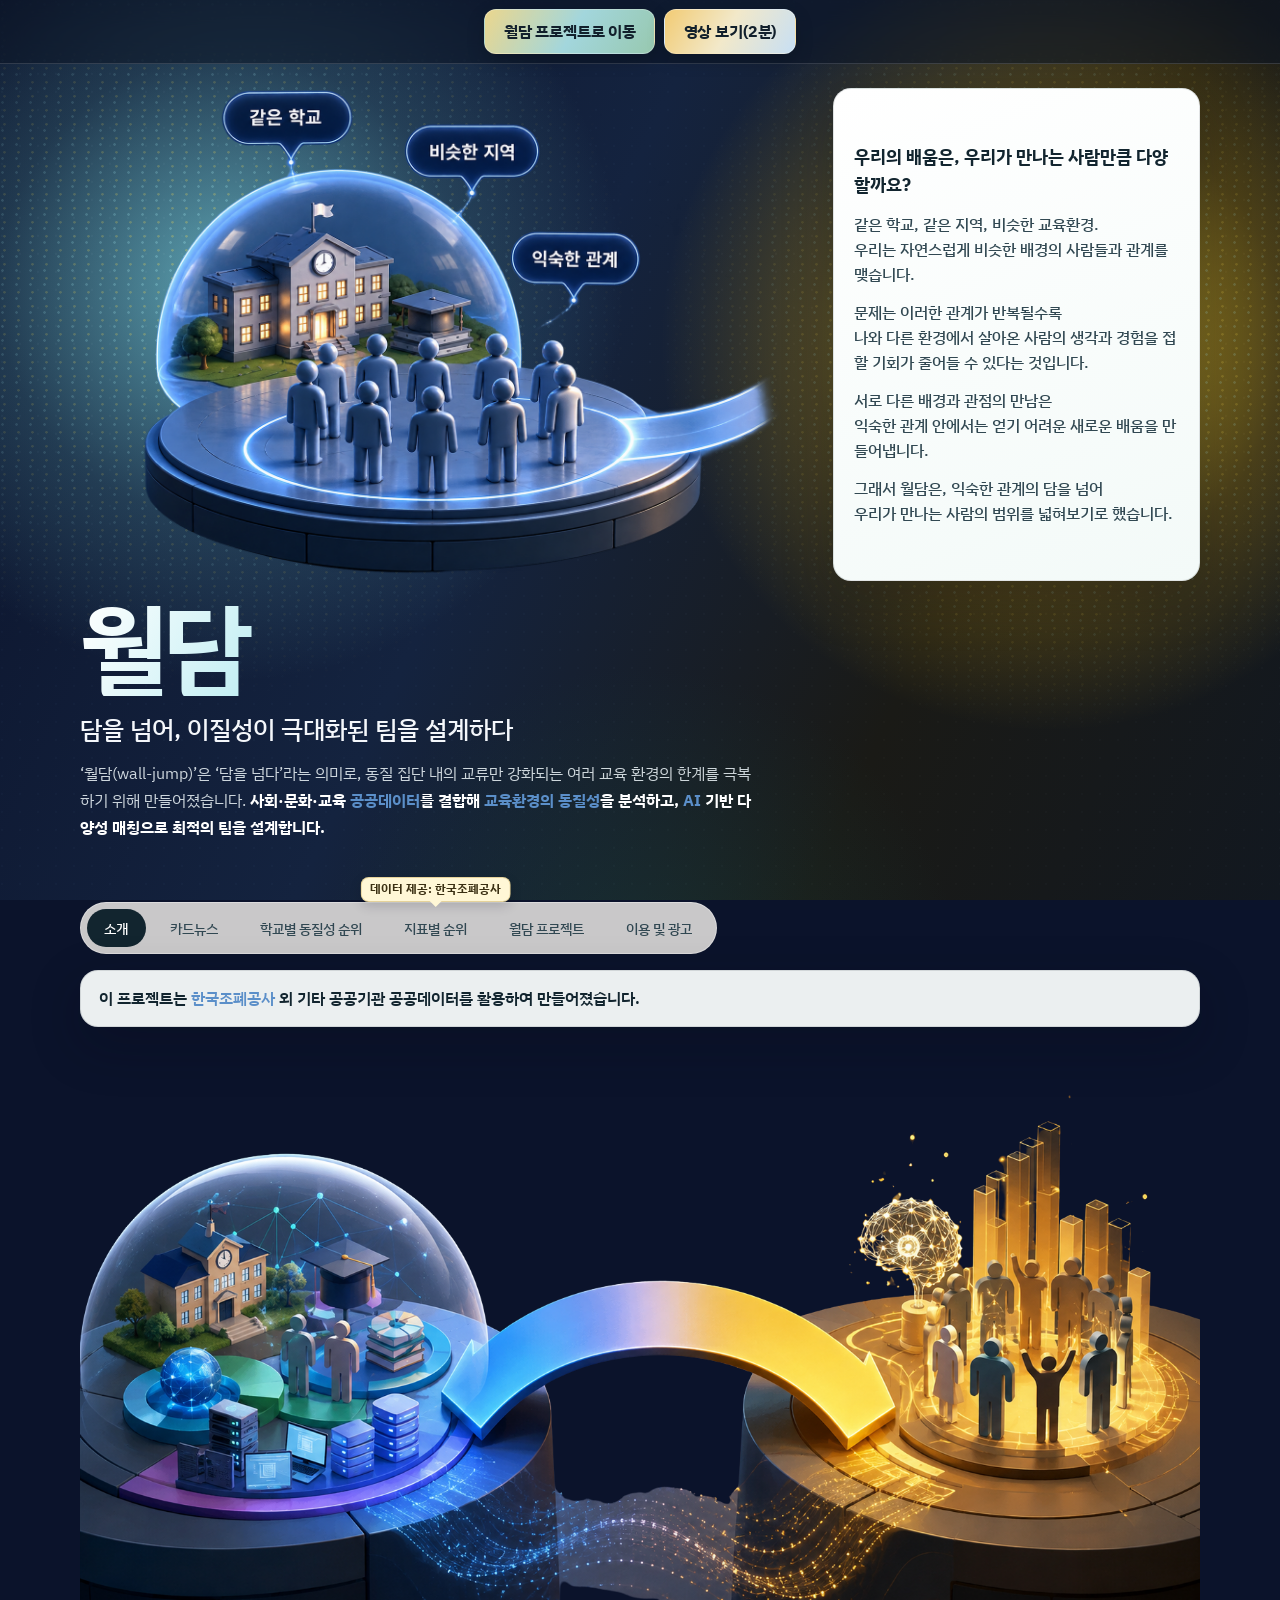
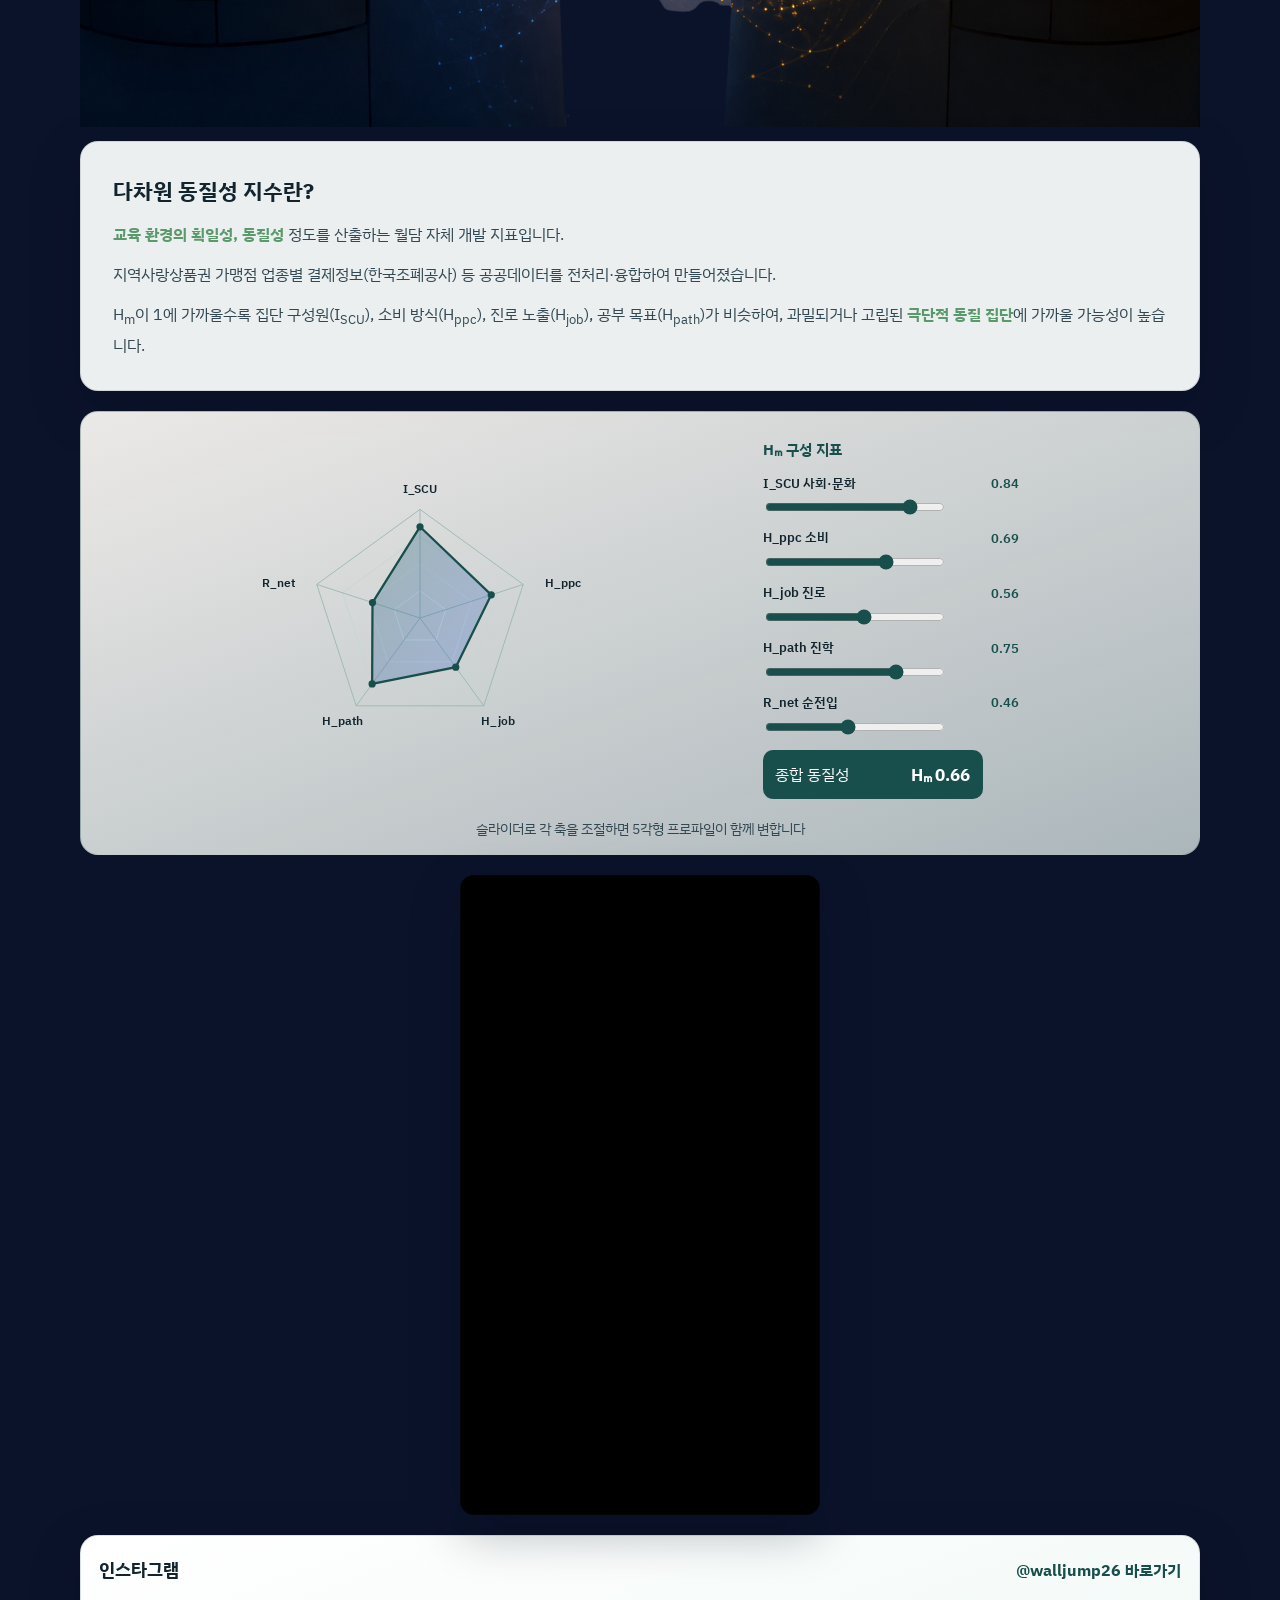
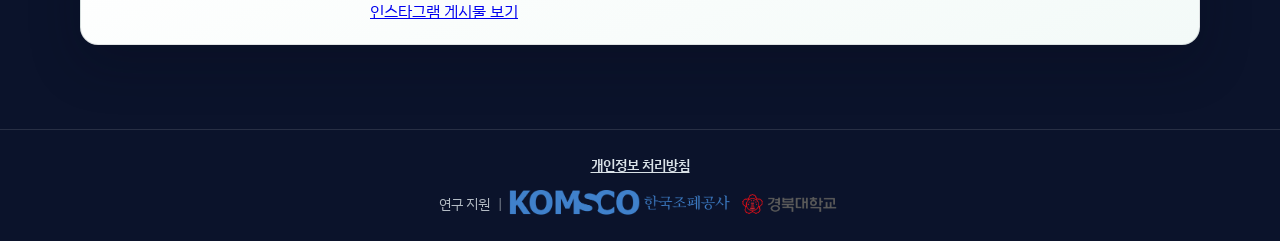
<file: index.html>
<!DOCTYPE html>
<html lang="ko">
<head>
  <meta charset="UTF-8" />
  <meta name="viewport" content="width=device-width, initial-scale=1" />
  <title>월담 — 다차원 동질성 지표</title>
  <script async src="https://pagead2.googlesyndication.com/pagead/js/adsbygoogle.js?client=ca-pub-2885808538242261"
     crossorigin="anonymous"></script>
  <link rel="preconnect" href="https://fonts.googleapis.com" />
  <link rel="preconnect" href="https://fonts.gstatic.com" crossorigin />
  <link href="https://fonts.googleapis.com/css2?family=IBM+Plex+Sans+KR:wght@300;400;500;600;700&display=swap" rel="stylesheet" />
  <link rel="stylesheet" href="css/styles.css?v=20260826a" />
</head>
<body>
  <div class="bg-atmosphere" aria-hidden="true"></div>

  <div class="top-sticky-bar">
    <div class="top-sticky-actions">
      <a
        class="top-sticky-btn"
        href="https://3414401.github.io/wall-dam/#/"
        target="_blank"
        rel="noopener noreferrer"
      >
        월담 프로젝트로 이동
      </a>
      <a
        class="top-sticky-btn top-sticky-btn-video"
        href="https://youtube.com/shorts/m3lFAs9quGQ?si=WzzdnS_dspiWgJLz"
        target="_blank"
        rel="noopener noreferrer"
      >
        영상 보기(2분)
      </a>
    </div>
  </div>

  <main>
    <!-- Section 1: About -->
    <section id="section-about" class="section is-active" aria-labelledby="about-title">
      <div class="hero-block">
        <div class="hero-top-row">
          <img
            class="hero-top-image"
            src="images/hero-top.png?v=20260813ae"
            alt="월담 소개"
          />
          <aside class="hero-story-box" aria-label="월담 소개 글">
            <p>우리의 배움은, 우리가 만나는 사람만큼 다양할까요?</p>
            <p>
              같은 학교, 같은 지역, 비슷한 교육환경.<br />
              우리는 자연스럽게 비슷한 배경의 사람들과 관계를 맺습니다.
            </p>
            <p>
              문제는 이러한 관계가 반복될수록<br />
              나와 다른 환경에서 살아온 사람의 생각과 경험을 접할 기회가 줄어들 수 있다는 것입니다.
            </p>
            <p>
              서로 다른 배경과 관점의 만남은<br />
              익숙한 관계 안에서는 얻기 어려운 새로운 배움을 만들어냅니다.
            </p>
            <p>
              그래서 월담은, 익숙한 관계의 담을 넘어<br />
              우리가 만나는 사람의 범위를 넓혀보기로 했습니다.
            </p>
          </aside>
        </div>
        <h1 id="about-title" class="hero-brand">월담</h1>
        <p class="hero-lead">담을 넘어, 이질성이 극대화된 팀을 설계하다</p>
        <p class="hero-desc">
          ‘월담(wall-jump)’은 ‘담을 넘다’라는 의미로, 동질 집단 내의 교류만 강화되는
          여러 교육 환경의 한계를 극복하기 위해 만들어졌습니다.
          <strong>사회·문화·교육 <span class="text-blue">공공데이터</span>를 결합해 <span class="text-blue">교육환경의 동질성</span>을 분석하고, <span class="text-blue">AI</span> 기반 다양성 매칭으로 최적의 팀을 설계합니다.</strong>
        </p>
      </div>

      <div class="subtabs" role="tablist" aria-label="설명 하위 탭">
        <button class="subtab is-active" role="tab" aria-selected="true" data-subtab="image" type="button">소개</button>
        <button class="subtab" role="tab" aria-selected="false" data-subtab="cardnews" type="button">카드뉴스</button>
        <button class="subtab" role="tab" aria-selected="false" data-subtab="school-rank" type="button">학교별 동질성 순위</button>
        <span class="bubble-anchor">
          <span class="data-bubble">데이터 제공: 한국조폐공사</span>
          <button class="subtab" role="tab" aria-selected="false" data-subtab="metric-rank" type="button">지표별 순위</button>
        </span>
        <button class="subtab" role="tab" aria-selected="false" data-subtab="project" type="button">월담 프로젝트</button>
        <button class="subtab" role="tab" aria-selected="false" data-subtab="contact" type="button">이용 및 광고</button>
      </div>

      <div class="subpanels">
        <!-- Tab 1: Image placeholder -->
        <div class="subpanel is-active" id="sub-image" role="tabpanel">
          <div class="notice-slot">
            <p>이 프로젝트는 <span class="text-blue">한국조폐공사</span> 외 기타 공공기관 공공데이터를 활용하여 만들어졌습니다.</p>
          </div>
          <img
            class="intro-hero-image"
            src="images/intro-hero.png?v=20260813x"
            alt="월담 다차원 동질성 지수 소개"
          />
          <article class="prose-card">
            <h2>다차원 동질성 지수란?</h2>
            <p>
              <span class="text-green"><strong>교육 환경의 획일성, 동질성</strong></span> 정도를 산출하는 월담 자체 개발 지표입니다.
            </p>
            <p>
              지역사랑상품권 가맹점 업종별 결제정보(한국조폐공사) 등 공공데이터를 전처리·융합하여 만들어졌습니다.
            </p>
            <p>
              H<sub>m</sub>이 1에 가까울수록 집단 구성원(I<sub>SCU</sub>), 소비 방식(H<sub>ppc</sub>),
              진로 노출(H<sub>job</sub>), 공부 목표(H<sub>path</sub>)가 비슷하여,
              과밀되거나 고립된 <span class="text-green"><strong>극단적 동질 집단</strong></span>에 가까울 가능성이 높습니다.
            </p>
          </article>
          <div class="image-slot" id="about-image-slot">
            <figure class="hm-infographic" aria-label="다차원 동질성 지수 구성 인포그래픽">
              <div class="hm-infographic-layout">
                <svg class="hm-radar" viewBox="0 0 420 420" role="img" xmlns="http://www.w3.org/2000/svg">
                  <defs>
                    <linearGradient id="radarFill" x1="0%" y1="0%" x2="100%" y2="100%">
                      <stop offset="0%" stop-color="#2f6f6a" stop-opacity="0.35"/>
                      <stop offset="100%" stop-color="#1d4ed8" stop-opacity="0.22"/>
                    </linearGradient>
                  </defs>
                  <g transform="translate(210,210)">
                    <polygon points="0,-120 114.1,-37.1 70.5,97.1 -70.5,97.1 -114.1,-37.1" fill="none" stroke="#9bb8b4" stroke-width="1"/>
                    <polygon points="0,-90 85.6,-27.8 52.9,72.8 -52.9,72.8 -85.6,-27.8" fill="none" stroke="#c5d7d4" stroke-width="1"/>
                    <polygon points="0,-60 57.1,-18.5 35.3,48.5 -35.3,48.5 -57.1,-18.5" fill="none" stroke="#d7e4e2" stroke-width="1"/>
                    <polygon points="0,-30 28.5,-9.3 17.6,24.3 -17.6,24.3 -28.5,-9.3" fill="none" stroke="#e4eeec" stroke-width="1"/>
                    <line x1="0" y1="0" x2="0" y2="-120" stroke="#9bb8b4" stroke-width="1"/>
                    <line x1="0" y1="0" x2="114.1" y2="-37.1" stroke="#9bb8b4" stroke-width="1"/>
                    <line x1="0" y1="0" x2="70.5" y2="97.1" stroke="#9bb8b4" stroke-width="1"/>
                    <line x1="0" y1="0" x2="-70.5" y2="97.1" stroke="#9bb8b4" stroke-width="1"/>
                    <line x1="0" y1="0" x2="-114.1" y2="-37.1" stroke="#9bb8b4" stroke-width="1"/>
                    <polygon id="radar-shape" points="" fill="url(#radarFill)" stroke="#184f4c" stroke-width="2.5"/>
                    <g id="radar-dots"></g>
                    <text x="0" y="-138" text-anchor="middle" font-size="13" font-family="IBM Plex Sans KR, sans-serif" fill="#12252f" font-weight="600">I_SCU</text>
                    <text x="138" y="-34" text-anchor="start" font-size="13" font-family="IBM Plex Sans KR, sans-serif" fill="#12252f" font-weight="600">H_ppc</text>
                    <text x="86" y="118" text-anchor="middle" font-size="13" font-family="IBM Plex Sans KR, sans-serif" fill="#12252f" font-weight="600">H_job</text>
                    <text x="-86" y="118" text-anchor="middle" font-size="13" font-family="IBM Plex Sans KR, sans-serif" fill="#12252f" font-weight="600">H_path</text>
                    <text x="-138" y="-34" text-anchor="end" font-size="13" font-family="IBM Plex Sans KR, sans-serif" fill="#12252f" font-weight="600">R_net</text>
                  </g>
                </svg>

                <div class="hm-sliders" id="hm-sliders">
                  <div class="hm-sliders-title">Hₘ 구성 지표</div>
                  <label class="hm-slider-row">
                    <span class="hm-slider-label">I_SCU 사회·문화</span>
                    <input type="range" min="0" max="100" value="84" data-metric="I_SCU" />
                    <span class="hm-slider-value" data-value-for="I_SCU">0.84</span>
                  </label>
                  <label class="hm-slider-row">
                    <span class="hm-slider-label">H_ppc 소비</span>
                    <input type="range" min="0" max="100" value="69" data-metric="H_ppc" />
                    <span class="hm-slider-value" data-value-for="H_ppc">0.69</span>
                  </label>
                  <label class="hm-slider-row">
                    <span class="hm-slider-label">H_job 진로</span>
                    <input type="range" min="0" max="100" value="56" data-metric="H_job" />
                    <span class="hm-slider-value" data-value-for="H_job">0.56</span>
                  </label>
                  <label class="hm-slider-row">
                    <span class="hm-slider-label">H_path 진학</span>
                    <input type="range" min="0" max="100" value="75" data-metric="H_path" />
                    <span class="hm-slider-value" data-value-for="H_path">0.75</span>
                  </label>
                  <label class="hm-slider-row">
                    <span class="hm-slider-label">R_net 순전입</span>
                    <input type="range" min="0" max="100" value="46" data-metric="R_net" />
                    <span class="hm-slider-value" data-value-for="R_net">0.46</span>
                  </label>
                  <div class="hm-summary">
                    <span>종합 동질성</span>
                    <strong id="hm-summary-value">Hₘ 0.66</strong>
                  </div>
                </div>
              </div>
              <figcaption class="infographic-caption">슬라이더로 각 축을 조절하면 5각형 프로파일이 함께 변합니다</figcaption>
            </figure>
          </div>

          <section class="media-video-slot" aria-label="월담 소개 영상">
            <div class="youtube-shorts-frame">
              <iframe
                src="https://www.youtube.com/embed/m3lFAs9quGQ"
                title="월담 소개 영상"
                allow="accelerometer; autoplay; clipboard-write; encrypted-media; gyroscope; picture-in-picture; web-share"
                referrerpolicy="strict-origin-when-cross-origin"
                allowfullscreen
              ></iframe>
            </div>
          </section>

          <section class="instagram-feed" aria-label="월담 인스타그램">
            <div class="instagram-feed-head">
              <h3>인스타그램</h3>
              <a
                href="https://www.instagram.com/walljump26?igsh=MXV3ejFybWF0Z3llaA=="
                target="_blank"
                rel="noopener noreferrer"
              >@walljump26 바로가기</a>
            </div>
            <div class="instagram-embed-grid">
              <blockquote
                class="instagram-media"
                data-instgrm-permalink="https://www.instagram.com/p/DcAS3ciEyLt/?utm_source=ig_embed&amp;utm_campaign=loading"
                data-instgrm-version="14"
              >
                <a href="https://www.instagram.com/p/DcAS3ciEyLt/" target="_blank" rel="noopener noreferrer">인스타그램 게시물 보기</a>
              </blockquote>
            </div>
          </section>
        </div>

        <!-- Tab: Card news -->
        <div class="subpanel" id="sub-cardnews" role="tabpanel" hidden>
          <div class="panel-toolbar">
            <h2>월담 카드뉴스</h2>
            <p class="hint">동질화 문제와 공공데이터, 월담이 시작된 이야기를 카드뉴스로 만나보세요.</p>
          </div>
          <div class="cardnews-episode-buttons" role="group" aria-label="카드뉴스 회차 선택">
            <button class="city-btn is-active" type="button" data-cardnews-ep="1">1화 · 동질화와 월담의 시작</button>
            <button class="city-btn" type="button" data-cardnews-ep="2">2화 · 공공데이터란?</button>
          </div>

          <article class="cardnews-episode is-active" id="cardnews-ep-1" data-cardnews-panel="1">
            <h3>1화 · 동질화와 월담의 시작</h3>
            <p class="cardnews-lead">같은 환경에만 머물면 관계는 편해지지만, 시야는 좁아질 수 있습니다. 월담은 그 담을 넘어보려 시작했습니다.</p>
            <figure class="cardnews-card">
              <img src="images/cardnews/ep1/01.png?v=20260826a" alt="언제나 똑같은 친구들" />
              <figcaption>언제나 똑같은 친구들 — 같은 동네, 비슷한 친구들과만 자라며 느끼는 답답함</figcaption>
            </figure>
            <figure class="cardnews-card">
              <img src="images/cardnews/ep1/02.png?v=20260826a" alt="매일 똑같은 친구들" />
              <figcaption>매일 똑같은 친구들 — 익숙한 관계가 우리를 얼마나 ‘동질화’시키고 있을까요?</figcaption>
            </figure>
            <figure class="cardnews-card">
              <img src="images/cardnews/ep1/03.png?v=20260826a" alt="OECD 교우관계 지수 36위" />
              <figcaption>OECD 국가 중 교우관계 지수 36위 — 관계 형성 능력이 낮은 이유로 ‘비슷한 환경’을 짚어봅니다.</figcaption>
            </figure>
            <figure class="cardnews-card">
              <img src="images/cardnews/ep1/04.png?v=20260826a" alt="월담의 시작, 대학생들의 도전" />
              <figcaption>월담의 시작 — 대학생들이 모여 웹사이트와 교육 환경을 바꾸기 위해 도전했습니다.</figcaption>
            </figure>
            <figure class="cardnews-card">
              <img src="images/cardnews/ep1/05.png?v=20260826a" alt="한국조폐공사 지원과 교사 피드백" />
              <figcaption>공공데이터·연구 지원과 현장 선생님들의 피드백이 월담을 키웠습니다.</figcaption>
            </figure>
            <figure class="cardnews-card">
              <img src="images/cardnews/ep1/06.png?v=20260826a" alt="월담의 여정" />
              <figcaption>월담은 AI와 공공데이터로 담을 넘는 교육환경을 만들고자 합니다.</figcaption>
            </figure>
          </article>

          <article class="cardnews-episode" id="cardnews-ep-2" data-cardnews-panel="2" hidden>
            <h3>2화 · 공공데이터란?</h3>
            <p class="cardnews-lead">들어는 봤지만 막연했던 공공데이터. 일상 속 사례부터 활용법까지 쉽게 정리했습니다.</p>
            <figure class="cardnews-card">
              <img src="images/cardnews/ep2/01.png?v=20260826a" alt="공공데이터? 들어는 봤는데" />
              <figcaption>공공데이터? 들어는 봤는데… — 2화의 시작</figcaption>
            </figure>
            <figure class="cardnews-card">
              <img src="images/cardnews/ep2/02.png?v=20260826a" alt="공공 데이터가 뭐죠?" />
              <figcaption>공공데이터는 국가·지자체·공공기관이 만든 정보이며, 국민 누구나 무료로 활용할 수 있습니다.</figcaption>
            </figure>
            <figure class="cardnews-card">
              <img src="images/cardnews/ep2/03.png?v=20260826a" alt="이것도 공공데이터였어" />
              <figcaption>버스 도착, 날씨, 약국 재고처럼 이미 매일 쓰는 정보가 공공데이터입니다.</figcaption>
            </figure>
            <figure class="cardnews-card">
              <img src="images/cardnews/ep2/04.png?v=20260826a" alt="일반 시민은 어디에 쓸 수 있나요" />
              <figcaption>부동산·병원찾기·상권분석처럼 아이디어만 있다면 창업에도 활용할 수 있습니다.</figcaption>
            </figure>
            <figure class="cardnews-card">
              <img src="images/cardnews/ep2/05.png?v=20260826a" alt="어디서 다운받을 수 있나요" />
              <figcaption>공공데이터포털(data.go.kr)에서 키워드만 검색하면 파일·API를 받을 수 있습니다.</figcaption>
            </figure>
            <figure class="cardnews-card">
              <img src="images/cardnews/ep2/06.png?v=20260826a" alt="공공데이터포털에서 한국조폐공사 검색" />
              <figcaption>공공데이터포털에서 ‘한국조폐공사’를 검색해보세요. 다음 화에 계속됩니다.</figcaption>
            </figure>
          </article>
        </div>

        <!-- Tab 2: School rankings -->
        <div class="subpanel" id="sub-school-rank" role="tabpanel" hidden>
          <div class="panel-toolbar">
            <h2>학교별 동질성 지표 순위</h2>
            <p class="hint">지역을 선택한 뒤 H<sub>m</sub> 상위 학교를 학생 수 기준으로 나란히 확인하세요.</p>
          </div>
          <div class="city-buttons" role="group" aria-label="학교별 순위 지역 선택">
            <button class="city-btn" data-rank-city="daejeon" data-rank-scope="school" type="button">대전광역시</button>
            <button class="city-btn" data-rank-city="daegu" data-rank-scope="school" type="button">대구광역시</button>
          </div>
          <div id="school-rank-content" class="rank-city-content" hidden>
            <div class="filters">
              <label>
                학교급
                <select id="filter-level">
                  <option value="all">전체</option>
                  <option value="초등학교">초등학교</option>
                  <option value="중학교">중학교</option>
                  <option value="고등학교">고등학교</option>
                </select>
              </label>
              <label>
                구
                <select id="filter-district">
                  <option value="all">전체</option>
                </select>
              </label>
              <label class="search-label">
                검색
                <input type="search" id="school-search" placeholder="학교명" autocomplete="off" />
              </label>
            </div>
            <div id="school-rank-body"></div>
          </div>
        </div>

        <!-- Tab 3: Per-metric rankings -->
        <div class="subpanel" id="sub-metric-rank" role="tabpanel" hidden>
          <div class="panel-toolbar">
            <h2>지표별 순위</h2>
            <p class="hint">지역을 선택한 뒤, 지표 값 내림차순(높은 순)으로 확인하세요.</p>
            <p class="hint-note">※ 2025년 기준 자료입니다.</p>
          </div>
          <div class="city-buttons" role="group" aria-label="지표별 순위 지역 선택">
            <button class="city-btn" data-rank-city="daejeon" data-rank-scope="metric" type="button">대전광역시</button>
            <button class="city-btn" data-rank-city="daegu" data-rank-scope="metric" type="button">대구광역시</button>
          </div>
          <div id="metric-rank-content" class="rank-city-content" hidden>
            <div class="metric-pills" id="metric-pills" role="group" aria-label="지표 선택"></div>
            <div class="metric-explain" id="metric-explain" aria-live="polite"></div>
            <div id="metric-extra-table" class="metric-extra-table" hidden></div>
            <div id="metric-rank-body"></div>
          </div>
        </div>

        <!-- Tab 4: Walldam project link -->
        <div class="subpanel" id="sub-project" role="tabpanel" hidden>
          <div class="project-tab">
            <a
              class="project-link-btn"
              href="https://3414401.github.io/wall-dam/#/"
              target="_blank"
              rel="noopener noreferrer"
            >
              <span class="project-link-text">⭐월담 프로젝트로 이동🧱</span>
            </a>
            <section class="media-video-slot" aria-label="월담 프로젝트 영상">
              <div class="youtube-shorts-frame">
                <iframe
                  src="https://www.youtube.com/embed/m3lFAs9quGQ"
                  title="월담 프로젝트 영상"
                  allow="accelerometer; autoplay; clipboard-write; encrypted-media; gyroscope; picture-in-picture; web-share"
                  referrerpolicy="strict-origin-when-cross-origin"
                  allowfullscreen
                ></iframe>
              </div>
            </section>
            <img
              class="project-promo-image"
              src="images/project-promo.png?v=20260813u"
              alt="월담 프로젝트 소개"
            />
            <div class="project-desc-slot">
              <p><strong>조짜기 힘든 교사 및 교수, 과정형 평가가 고민인 교사 주목</strong></p>
              <p>
                AI가 공공데이터, H<sub>m</sub> 지수, 학생들의 개별 응답을 참고하여
                각 조별 학생들에게 맞춤형 학습 활동을 추천해드립니다.
              </p>
            </div>
          </div>
        </div>

        <!-- Tab 5: Usage & advertising inquiry -->
        <div class="subpanel" id="sub-contact" role="tabpanel" hidden>
          <div class="contact-hero">
            <h2>이용·광고 문의, 여기서 바로 시작하세요</h2>
            <p>학교·기관 도입, 제휴, 광고 제안을 남겨주시면 맞춤 안내와 일정을 제안해 드립니다.</p>
          </div>

          <div class="contact-layout">
            <aside class="contact-aside">
              <div class="contact-info-card">
                <span class="contact-label">Email</span>
                <a href="mailto:walldam2026@gmail.com">walldam2026@gmail.com</a>
              </div>
              <div class="contact-info-card">
                <span class="contact-label">프로젝트</span>
                <a href="https://3414401.github.io/wall-dam/#/" target="_blank" rel="noopener noreferrer">월담 (wall-jump)</a>
              </div>
              <div class="contact-process">
                <h3>이렇게 진행됩니다</h3>
                <ol>
                  <li>
                    <strong>문의 접수</strong>
                    <span>이용·광고 요청을 확인합니다</span>
                  </li>
                  <li>
                    <strong>맞춤 제안</strong>
                    <span>도입 방식·광고 형태·견적을 안내합니다</span>
                  </li>
                  <li>
                    <strong>일정 확정</strong>
                    <span>협의 후 적용·집행을 진행합니다</span>
                  </li>
                </ol>
              </div>
            </aside>

            <form class="contact-form" id="contact-form">
              <label>
                회사·기관명
                <input type="text" name="org" required placeholder="예: OO초등학교 / OO교육청" />
              </label>
              <label>
                담당자명
                <input type="text" name="name" required placeholder="홍길동" />
              </label>
              <div class="contact-form-row">
                <label>
                  이메일
                  <input type="email" name="email" required placeholder="name@example.com" />
                </label>
                <label>
                  연락처
                  <input type="tel" name="phone" placeholder="010-0000-0000" />
                </label>
              </div>
              <label>
                문의 유형
                <select name="type" required>
                  <option value="">선택해주세요</option>
                  <option value="이용 문의">이용 문의</option>
                  <option value="학교·기관 도입">학교·기관 도입</option>
                  <option value="광고·제휴">광고·제휴</option>
                  <option value="기타">기타</option>
                </select>
              </label>
              <label>
                예상 규모·대상
                <input type="text" name="scale" placeholder="예: 중학생 120명 / 교사 연수 30명" />
              </label>
              <label>
                희망 일정
                <input type="text" name="schedule" placeholder="예: 2026년 9월 중" />
              </label>
              <label>
                문의 내용
                <textarea name="message" rows="6" required placeholder="이용 목적, 광고 희망 위치, 예산 범위 등을 적어 주세요."></textarea>
              </label>
              <button class="contact-submit" type="submit">문의 보내기</button>
              <p class="contact-form-note" id="contact-form-note" hidden></p>
            </form>
          </div>
        </div>
      </div>
    </section>
  </main>

  <footer class="site-footer">
    <p class="footer-links">
      <a href="privacy.html">개인정보 처리방침</a>
    </p>
    <p class="footer-support">
      <span>연구 지원</span>
      <span class="footer-support-sep" aria-hidden="true">|</span>
      <img src="images/research-support-1.png?v=20260813r" alt="한국조폐공사" class="footer-support-logo" />
      <img src="images/research-support-2.png?v=20260813r" alt="경북대학교" class="footer-support-logo" />
    </p>
  </footer>

  <script src="js/app.js?v=20260826a" type="module"></script>
  <script async src="https://www.instagram.com/embed.js"></script>
</body>
</html>
</file>
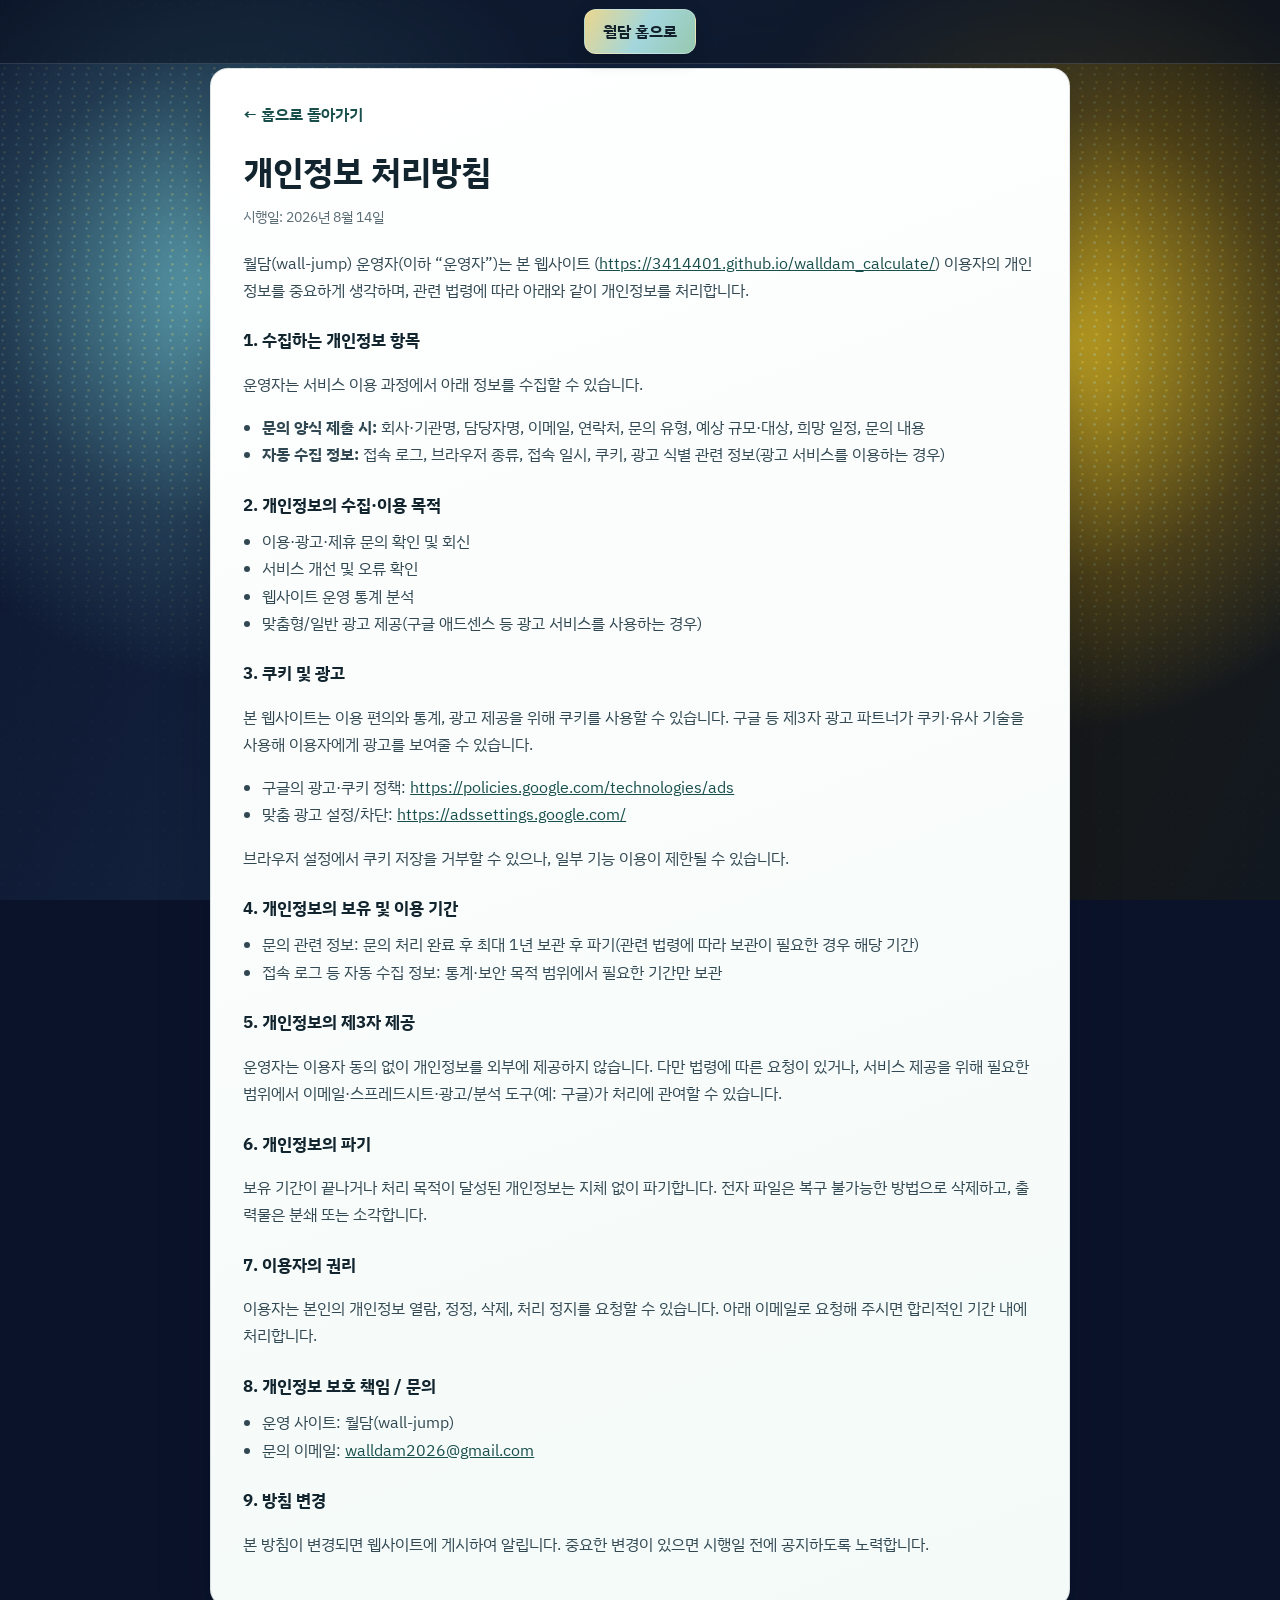
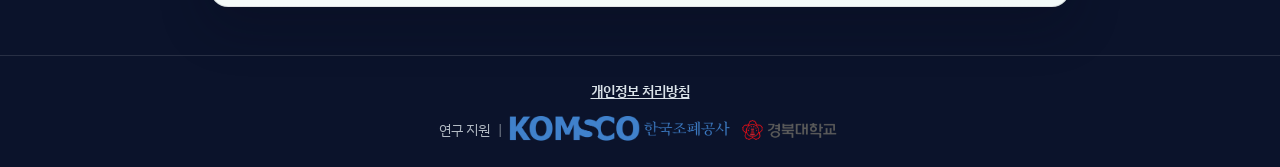
<file: privacy.html>
<!DOCTYPE html>
<html lang="ko">
<head>
  <meta charset="UTF-8" />
  <meta name="viewport" content="width=device-width, initial-scale=1" />
  <title>개인정보 처리방침 — 월담</title>
  <script async src="https://pagead2.googlesyndication.com/pagead/js/adsbygoogle.js?client=ca-pub-2885808538242261"
     crossorigin="anonymous"></script>
  <link rel="preconnect" href="https://fonts.googleapis.com" />
  <link rel="preconnect" href="https://fonts.gstatic.com" crossorigin />
  <link href="https://fonts.googleapis.com/css2?family=IBM+Plex+Sans+KR:wght@300;400;500;600;700&display=swap" rel="stylesheet" />
  <link rel="stylesheet" href="css/styles.css?v=20260814a" />
</head>
<body>
  <div class="bg-atmosphere" aria-hidden="true"></div>

  <div class="top-sticky-bar">
    <a class="top-sticky-btn" href="index.html">월담 홈으로</a>
  </div>

  <main class="policy-main">
    <article class="policy-card">
      <p class="policy-back"><a href="index.html">← 홈으로 돌아가기</a></p>
      <h1>개인정보 처리방침</h1>
      <p class="policy-updated">시행일: 2026년 8월 14일</p>

      <p>
        월담(wall-jump) 운영자(이하 “운영자”)는 본 웹사이트
        (<a href="https://3414401.github.io/walldam_calculate/">https://3414401.github.io/walldam_calculate/</a>)
        이용자의 개인정보를 중요하게 생각하며, 관련 법령에 따라 아래와 같이 개인정보를 처리합니다.
      </p>

      <h2>1. 수집하는 개인정보 항목</h2>
      <p>운영자는 서비스 이용 과정에서 아래 정보를 수집할 수 있습니다.</p>
      <ul>
        <li><strong>문의 양식 제출 시:</strong> 회사·기관명, 담당자명, 이메일, 연락처, 문의 유형, 예상 규모·대상, 희망 일정, 문의 내용</li>
        <li><strong>자동 수집 정보:</strong> 접속 로그, 브라우저 종류, 접속 일시, 쿠키, 광고 식별 관련 정보(광고 서비스를 이용하는 경우)</li>
      </ul>

      <h2>2. 개인정보의 수집·이용 목적</h2>
      <ul>
        <li>이용·광고·제휴 문의 확인 및 회신</li>
        <li>서비스 개선 및 오류 확인</li>
        <li>웹사이트 운영 통계 분석</li>
        <li>맞춤형/일반 광고 제공(구글 애드센스 등 광고 서비스를 사용하는 경우)</li>
      </ul>

      <h2>3. 쿠키 및 광고</h2>
      <p>
        본 웹사이트는 이용 편의와 통계, 광고 제공을 위해 쿠키를 사용할 수 있습니다.
        구글 등 제3자 광고 파트너가 쿠키·유사 기술을 사용해 이용자에게 광고를 보여줄 수 있습니다.
      </p>
      <ul>
        <li>구글의 광고·쿠키 정책: <a href="https://policies.google.com/technologies/ads" target="_blank" rel="noopener noreferrer">https://policies.google.com/technologies/ads</a></li>
        <li>맞춤 광고 설정/차단: <a href="https://adssettings.google.com/" target="_blank" rel="noopener noreferrer">https://adssettings.google.com/</a></li>
      </ul>
      <p>브라우저 설정에서 쿠키 저장을 거부할 수 있으나, 일부 기능 이용이 제한될 수 있습니다.</p>

      <h2>4. 개인정보의 보유 및 이용 기간</h2>
      <ul>
        <li>문의 관련 정보: 문의 처리 완료 후 최대 1년 보관 후 파기(관련 법령에 따라 보관이 필요한 경우 해당 기간)</li>
        <li>접속 로그 등 자동 수집 정보: 통계·보안 목적 범위에서 필요한 기간만 보관</li>
      </ul>

      <h2>5. 개인정보의 제3자 제공</h2>
      <p>
        운영자는 이용자 동의 없이 개인정보를 외부에 제공하지 않습니다.
        다만 법령에 따른 요청이 있거나, 서비스 제공을 위해 필요한 범위에서
        이메일·스프레드시트·광고/분석 도구(예: 구글)가 처리에 관여할 수 있습니다.
      </p>

      <h2>6. 개인정보의 파기</h2>
      <p>
        보유 기간이 끝나거나 처리 목적이 달성된 개인정보는 지체 없이 파기합니다.
        전자 파일은 복구 불가능한 방법으로 삭제하고, 출력물은 분쇄 또는 소각합니다.
      </p>

      <h2>7. 이용자의 권리</h2>
      <p>
        이용자는 본인의 개인정보 열람, 정정, 삭제, 처리 정지를 요청할 수 있습니다.
        아래 이메일로 요청해 주시면 합리적인 기간 내에 처리합니다.
      </p>

      <h2>8. 개인정보 보호 책임 / 문의</h2>
      <ul>
        <li>운영 사이트: 월담(wall-jump)</li>
        <li>문의 이메일: <a href="mailto:walldam2026@gmail.com">walldam2026@gmail.com</a></li>
      </ul>

      <h2>9. 방침 변경</h2>
      <p>
        본 방침이 변경되면 웹사이트에 게시하여 알립니다.
        중요한 변경이 있으면 시행일 전에 공지하도록 노력합니다.
      </p>
    </article>
  </main>

  <footer class="site-footer">
    <p class="footer-links">
      <a href="privacy.html">개인정보 처리방침</a>
    </p>
    <p class="footer-support">
      <span>연구 지원</span>
      <span class="footer-support-sep" aria-hidden="true">|</span>
      <img src="images/research-support-1.png?v=20260813r" alt="한국조폐공사" class="footer-support-logo" />
      <img src="images/research-support-2.png?v=20260813r" alt="경북대학교" class="footer-support-logo" />
    </p>
  </footer>
</body>
</html>
</file>
<file: css/styles.css>
:root {
  --ink: #12252f;
  --ink-soft: #314852;
  --moss: #2f6f6a;
  --moss-deep: #184f4c;
  --leaf: #4f9a92;
  --sand: #e6eef0;
  --sand-deep: #d3e0e3;
  --cream: #101828;
  --paper: rgba(250, 253, 253, 0.94);
  --line: rgba(18, 37, 47, 0.12);
  --accent: #f5c518;
  --accent-soft: #7edce6;
  --shadow: 0 18px 50px rgba(8, 12, 24, 0.28);
  --radius: 18px;
  --font-display: "IBM Plex Sans KR", sans-serif;
  --font-body: "IBM Plex Sans KR", sans-serif;
  --hero-ink: #f4f7fb;
  --hero-soft: rgba(236, 244, 248, 0.86);
}

*,
*::before,
*::after {
  box-sizing: border-box;
}

html {
  scroll-behavior: smooth;
}

body {
  margin: 0;
  min-height: 100vh;
  font-family: var(--font-body);
  color: var(--ink);
  background: #0b132b;
  line-height: 1.65;
}

.bg-atmosphere {
  position: fixed;
  inset: 0;
  z-index: -1;
  background:
    radial-gradient(circle 48vw at 18% 32%, rgba(126, 220, 230, 0.72), rgba(126, 220, 230, 0.18) 38%, transparent 64%),
    radial-gradient(circle 46vw at 82% 38%, rgba(255, 214, 40, 0.78), rgba(255, 196, 20, 0.22) 40%, transparent 66%),
    radial-gradient(circle 42vw at 50% 110%, rgba(24, 79, 76, 0.35), transparent 60%),
    linear-gradient(115deg, #0b132b 0%, #14233f 42%, #1a1a16 72%, #121820 100%);
}

.bg-atmosphere::before {
  content: "";
  position: absolute;
  inset: 0;
  opacity: 0.55;
  background-image:
    radial-gradient(circle at 18% 32%, rgba(170, 240, 245, 0.55) 0 1px, transparent 1.6px),
    radial-gradient(circle at 82% 38%, rgba(255, 225, 80, 0.55) 0 1px, transparent 1.6px);
  background-size: 14px 14px, 14px 14px;
  background-position: 0 0, 7px 7px;
  -webkit-mask-image:
    radial-gradient(circle 46vw at 18% 32%, #000 0%, transparent 70%),
    radial-gradient(circle 44vw at 82% 38%, #000 0%, transparent 70%);
  mask-image:
    radial-gradient(circle 46vw at 18% 32%, #000 0%, transparent 70%),
    radial-gradient(circle 44vw at 82% 38%, #000 0%, transparent 70%);
  -webkit-mask-composite: source-over;
  mask-composite: add;
  pointer-events: none;
}

.bg-atmosphere::after {
  content: "";
  position: absolute;
  inset: 0;
  opacity: 0.22;
  background-image: url("data:image/svg+xml,%3Csvg width='18' height='18' viewBox='0 0 18 18' xmlns='http://www.w3.org/2000/svg'%3E%3Ccircle cx='2' cy='2' r='1.15' fill='%23ffffff' fill-opacity='0.35'/%3E%3C/svg%3E");
  pointer-events: none;
  mix-blend-mode: soft-light;
}

.top-sticky-bar {
  position: fixed;
  top: 0;
  left: 0;
  right: 0;
  z-index: 50;
  display: flex;
  align-items: center;
  justify-content: center;
  padding: 0.55rem 1rem;
  background: rgba(12, 20, 38, 0.55);
  border-bottom: 1px solid rgba(255, 255, 255, 0.14);
  backdrop-filter: blur(12px);
  -webkit-backdrop-filter: blur(12px);
}

.top-sticky-actions {
  display: flex;
  align-items: center;
  justify-content: center;
  flex-wrap: wrap;
  gap: 0.55rem;
  width: min(100%, 720px);
}

.top-sticky-btn {
  display: inline-flex;
  align-items: center;
  justify-content: center;
  max-width: 100%;
  padding: 0.55rem 1.15rem;
  border-radius: 12px;
  border: 1px solid rgba(255, 255, 255, 0.28);
  background: linear-gradient(
    120deg,
    rgba(255, 232, 150, 0.92) 0%,
    rgba(180, 235, 240, 0.9) 52%,
    rgba(168, 220, 190, 0.9) 100%
  );
  color: #12202c;
  font-weight: 700;
  font-size: clamp(0.86rem, 2.4vw, 0.98rem);
  letter-spacing: -0.01em;
  text-decoration: none;
  text-align: center;
  box-shadow: 0 6px 18px rgba(0, 0, 0, 0.18);
  transition: transform 0.18s ease, box-shadow 0.18s ease, filter 0.18s ease;
}

.top-sticky-btn-video {
  background: linear-gradient(
    120deg,
    rgba(255, 214, 120, 0.95) 0%,
    rgba(255, 245, 210, 0.95) 48%,
    rgba(210, 235, 255, 0.95) 100%
  );
}

.top-sticky-btn:hover {
  transform: translateY(-1px);
  filter: brightness(1.04);
  box-shadow: 0 10px 22px rgba(0, 0, 0, 0.24);
}

.media-video-slot {
  display: flex;
  justify-content: center;
  margin: 0 0 1.25rem;
}

.youtube-shorts-frame {
  position: relative;
  width: min(100%, 360px);
  aspect-ratio: 9 / 16;
  border-radius: 14px;
  overflow: hidden;
  border: 1px solid var(--line);
  background: #000;
  box-shadow: var(--shadow);
}

.youtube-shorts-frame iframe {
  position: absolute;
  inset: 0;
  width: 100%;
  height: 100%;
  border: 0;
}

.site-header {
  display: flex;
  align-items: center;
  justify-content: space-between;
  gap: 1rem;
  padding: 1.25rem clamp(1.25rem, 4vw, 3rem);
  position: sticky;
  top: 0;
  z-index: 20;
  backdrop-filter: blur(14px);
  background: rgba(238, 243, 244, 0.82);
  border-bottom: 1px solid var(--line);
  animation: fade-down 0.7s ease both;
}

.brand {
  display: flex;
  align-items: baseline;
  gap: 0.55rem;
}

.brand-mark {
  font-family: var(--font-display);
  font-weight: 900;
  font-size: 1.55rem;
  letter-spacing: -0.03em;
  color: var(--moss-deep);
}

.brand-sub {
  font-size: 0.78rem;
  letter-spacing: 0.12em;
  text-transform: uppercase;
  color: var(--ink-soft);
  opacity: 0.7;
}

.main-nav {
  display: flex;
  flex-wrap: wrap;
  gap: 0.45rem;
}

.nav-btn,
.subtab,
.city-btn,
.explain-btn,
.metric-pill {
  font-family: inherit;
  cursor: pointer;
  border: 1px solid transparent;
  transition: transform 0.2s ease, background 0.2s ease, color 0.2s ease, border-color 0.2s ease;
}

.nav-btn {
  background: transparent;
  color: var(--ink-soft);
  padding: 0.55rem 1rem;
  border-radius: 999px;
  font-size: 0.92rem;
  font-weight: 500;
}

.nav-btn:hover {
  background: rgba(61, 107, 90, 0.08);
}

.nav-btn.is-active {
  background: var(--moss-deep);
  color: #fff;
}

main {
  width: min(1120px, calc(100% - 2rem));
  margin: 0 auto;
  padding: 4.25rem 0 4rem;
}

.section[hidden] {
  display: none !important;
}

.hero-block {
  padding: clamp(0.75rem, 2vw, 1.25rem) 0 1.25rem;
  animation: rise 0.8s ease both;
}

.hero-top-row {
  display: grid;
  grid-template-columns: minmax(0, 1.45fr) minmax(0, 0.72fr);
  align-items: stretch;
  gap: 0.9rem;
  margin: 0 0 1rem;
}

.hero-top-image {
  display: block;
  width: 100%;
  height: 100%;
  margin: 0;
  border: 0;
  border-radius: 0;
  background: transparent;
  object-fit: cover;
}

.hero-story-box {
  aspect-ratio: 8 / 9;
  width: 100%;
  max-width: 100%;
  margin: 0;
  padding: clamp(0.9rem, 2vw, 1.25rem);
  display: flex;
  flex-direction: column;
  justify-content: center;
  gap: 0.85rem;
  border: 1px solid var(--line);
  border-radius: var(--radius);
  background: linear-gradient(160deg, #ffffff 0%, #f3faf8 100%);
  color: var(--ink-soft);
  box-shadow: var(--shadow);
  opacity: 1;
  backdrop-filter: none;
  box-sizing: border-box;
  overflow: auto;
}

.hero-story-box p {
  margin: 0;
  font-size: clamp(0.82rem, 1.55vw, 1rem);
  line-height: 1.55;
  font-weight: 500;
  color: var(--ink-soft);
}

.hero-story-box p:first-child {
  font-weight: 700;
  font-size: clamp(0.92rem, 1.8vw, 1.12rem);
  color: var(--ink);
}

@media (max-width: 820px) {
  .hero-top-row {
    grid-template-columns: 1fr;
  }

  .hero-story-box {
    aspect-ratio: auto;
    min-height: 0;
  }
}

.hero-brand {
  margin: 0;
  font-family: var(--font-body);
  font-size: clamp(3.4rem, 10vw, 6.2rem);
  font-weight: 700;
  letter-spacing: -0.04em;
  line-height: 1;
  color: #fff;
  background: linear-gradient(120deg, #ffffff 0%, #7edce6 40%, #ffe566 100%);
  -webkit-background-clip: text;
  background-clip: text;
  color: transparent;
}

.hero-lead {
  margin: 0.85rem 0 0.6rem;
  font-family: var(--font-display);
  font-size: clamp(1.15rem, 2.4vw, 1.55rem);
  font-weight: 500;
  color: var(--hero-ink);
}

.hero-desc {
  margin: 0;
  max-width: 42rem;
  color: var(--hero-soft);
  font-size: 1.02rem;
}

.hero-desc strong {
  color: #ffffff;
  font-weight: 700;
}

.text-blue {
  color: #5b8fc9;
}

.text-green {
  color: #5a9a6a;
}

.text-green strong {
  color: inherit;
}

.subtabs {
  display: flex;
  flex-wrap: wrap;
  align-items: flex-end;
  gap: 0.4rem;
  margin: 2.6rem 0 1rem;
  padding: 0.35rem;
  background: rgba(255, 252, 247, 0.78);
  border: 1px solid rgba(255, 255, 255, 0.35);
  border-radius: 999px;
  width: fit-content;
  max-width: 100%;
  animation: rise 0.8s ease 0.12s both;
  backdrop-filter: blur(8px);
}

.bubble-anchor {
  position: relative;
  display: inline-flex;
  align-items: center;
}

.data-bubble {
  position: absolute;
  left: 50%;
  bottom: calc(100% + 0.45rem);
  transform: translateX(-50%);
  z-index: 5;
  white-space: nowrap;
  padding: 0.28rem 0.55rem;
  border-radius: 8px;
  background: #fff7d6;
  border: 1px solid rgba(180, 140, 40, 0.35);
  color: #3a2f12;
  font-size: 0.72rem;
  font-weight: 700;
  line-height: 1.2;
  box-shadow: 0 4px 12px rgba(8, 12, 24, 0.16);
  pointer-events: none;
}

.data-bubble::after {
  content: "";
  position: absolute;
  top: 100%;
  left: 50%;
  transform: translateX(-50%);
  border: 6px solid transparent;
  border-top-color: #fff7d6;
}

.subtab {
  background: transparent;
  color: var(--ink-soft);
  padding: 0.55rem 1.05rem;
  border-radius: 999px;
  font-size: 0.9rem;
  font-weight: 500;
}

.subtab.is-active {
  background: var(--ink);
  color: #fff;
}

.subpanel[hidden] {
  display: none !important;
}

.subpanel.is-active {
  animation: rise 0.45s ease both;
}

.notice-slot {
  margin-bottom: 0.85rem;
  padding: 0.95rem 1.15rem;
  border-radius: var(--radius);
  border: 1px solid var(--line);
  background: var(--paper);
  box-shadow: var(--shadow);
}

.notice-slot p {
  margin: 0;
  color: var(--ink);
  font-weight: 600;
  line-height: 1.55;
}

.image-slot {
  min-height: auto;
  border: 1.5px solid rgba(61, 107, 90, 0.22);
  border-radius: var(--radius);
  background:
    linear-gradient(160deg, rgba(255, 252, 247, 0.92), rgba(226, 238, 236, 0.75));
  display: block;
  margin-bottom: 1.25rem;
  padding: 1rem 0.9rem 0.9rem;
  overflow: hidden;
}

.instagram-feed {
  margin: 0 0 1.25rem;
  padding: 1.1rem 1.15rem 1.25rem;
  border-radius: var(--radius);
  border: 1px solid var(--line);
  background: linear-gradient(160deg, #ffffff 0%, #f3faf8 100%);
  box-shadow: var(--shadow);
}

.instagram-feed-head {
  display: flex;
  align-items: baseline;
  justify-content: space-between;
  gap: 0.75rem;
  flex-wrap: wrap;
  margin-bottom: 0.85rem;
}

.instagram-feed-head h3 {
  margin: 0;
  color: var(--ink);
  font-size: 1.15rem;
}

.instagram-feed-head a {
  color: var(--moss-deep);
  font-weight: 700;
  text-decoration: none;
}

.instagram-feed-head a:hover {
  text-decoration: underline;
}

.instagram-embed-grid {
  display: flex;
  justify-content: center;
  width: 100%;
}

.instagram-embed-grid .instagram-media {
  margin: 0 auto !important;
  max-width: 540px !important;
  width: 100% !important;
  min-width: 0 !important;
}

.hm-infographic {
  margin: 0;
  width: 100%;
}

.hm-infographic-layout {
  display: grid;
  grid-template-columns: minmax(240px, 1.15fr) minmax(200px, 0.75fr);
  gap: 0.85rem 1rem;
  align-items: center;
}

.hm-radar {
  display: block;
  width: 100%;
  max-width: 380px;
  margin: 0 auto;
  height: auto;
}

.hm-sliders {
  display: flex;
  flex-direction: column;
  gap: 0.65rem;
  padding: 0.25rem 0.1rem;
  max-width: 260px;
  width: 100%;
  justify-self: start;
}

.hm-sliders-title {
  font-size: 0.95rem;
  font-weight: 700;
  color: var(--moss-deep);
}

.hm-slider-row {
  display: grid;
  grid-template-columns: 1fr auto;
  grid-template-areas:
    "label value"
    "slider slider";
  gap: 0.18rem 0.5rem;
  align-items: center;
}

.hm-slider-label {
  grid-area: label;
  font-size: 0.82rem;
  font-weight: 600;
  color: var(--ink);
}

.hm-slider-row input[type="range"] {
  grid-area: slider;
  width: 100%;
  max-width: 180px;
  accent-color: #184f4c;
  cursor: pointer;
}

.hm-slider-value {
  grid-area: value;
  justify-self: end;
  font-variant-numeric: tabular-nums;
  font-size: 0.8rem;
  font-weight: 600;
  color: var(--moss-deep);
}

.hm-summary {
  margin-top: 0.2rem;
  padding: 0.65rem 0.8rem;
  border-radius: 10px;
  background: var(--moss-deep);
  color: #fff;
  display: flex;
  align-items: center;
  justify-content: space-between;
  gap: 0.5rem;
  max-width: 220px;
}

.hm-summary strong {
  font-size: 1.05rem;
}

.infographic-caption {
  margin: 0.55rem 0 0;
  text-align: center;
  font-size: 0.88rem;
  color: var(--ink-soft);
}

@media (max-width: 820px) {
  .hm-infographic-layout {
    grid-template-columns: 1fr;
  }
}

.project-tab {
  display: flex;
  flex-direction: column;
  align-items: stretch;
  gap: 1rem;
  animation: rise 0.45s ease both;
}

.project-link-btn {
  display: inline-flex;
  align-items: center;
  justify-content: center;
  align-self: center;
  width: min(100%, 480px);
  padding: 1.2rem 1.4rem;
  border: 1px solid rgba(91, 143, 201, 0.28);
  border-radius: 16px;
  background: linear-gradient(
    125deg,
    #fff8e8 0%,
    #eef7ff 42%,
    #e8f6ef 78%,
    #fff4d8 100%
  );
  background-size: 180% 180%;
  color: #111827;
  font-weight: 800;
  font-size: clamp(1.35rem, 3.4vw, 1.75rem);
  letter-spacing: -0.01em;
  text-decoration: none;
  box-shadow:
    0 10px 28px rgba(8, 12, 24, 0.18),
    0 1px 0 rgba(255, 255, 255, 0.85) inset;
  transition:
    transform 0.2s ease,
    background-position 0.35s ease,
    box-shadow 0.2s ease,
    border-color 0.2s ease;
  animation: project-btn-shine 6s ease-in-out infinite;
}

.project-link-text {
  line-height: 1.25;
  text-align: center;
  color: #111827;
}

.project-link-btn:hover {
  transform: translateY(-2px);
  background-position: 100% 40%;
  border-color: rgba(90, 154, 106, 0.4);
  color: #000000;
  box-shadow:
    0 14px 34px rgba(8, 12, 24, 0.24),
    0 1px 0 rgba(255, 255, 255, 0.95) inset;
  animation: none;
}

.project-promo-image,
.intro-hero-image {
  display: block;
  width: 100%;
  height: auto;
  margin: 0 0 0.85rem;
  border: 0;
  border-radius: 0;
  background: transparent;
}

@keyframes project-btn-shine {
  0%,
  100% {
    background-position: 0% 50%;
  }
  50% {
    background-position: 100% 50%;
  }
}

.project-desc-slot {
  width: 100%;
  padding: 1.15rem 1.25rem;
  border-radius: var(--radius);
  border: 1px solid var(--line);
  background: var(--paper);
  box-shadow: var(--shadow);
}

.project-desc-slot p {
  margin: 0 0 0.7rem;
  color: var(--ink-soft);
  line-height: 1.65;
}

.project-desc-slot p:last-child {
  margin-bottom: 0;
}

.project-desc-slot strong {
  color: var(--ink);
}

.prose-card {
  background: var(--paper);
  border: 1px solid var(--line);
  border-radius: var(--radius);
  padding: clamp(1.25rem, 3vw, 2rem);
  box-shadow: var(--shadow);
  margin-bottom: 1.25rem;
}

.prose-card h2 {
  margin: 0 0 0.75rem;
  font-family: var(--font-display);
  font-size: 1.35rem;
}

.prose-card p {
  margin: 0 0 0.85rem;
  color: var(--ink-soft);
}

.prose-card p:last-child {
  margin-bottom: 0;
}

.panel-toolbar {
  margin-bottom: 1rem;
}

.panel-toolbar h2 {
  margin: 0 0 0.25rem;
  font-family: var(--font-display);
  font-size: 1.45rem;
  color: #f4f7fb;
}

.hint {
  margin: 0 0 1rem;
  color: rgba(236, 244, 248, 0.82);
  font-size: 0.92rem;
}

.hint-note {
  margin: -0.55rem 0 1rem;
  color: rgba(236, 244, 248, 0.78);
  font-size: 0.88rem;
}

.rank-city-content {
  margin-top: 0.25rem;
}

.rank-city-content[hidden] {
  display: none !important;
}

.rank-city-content .filters,
.rank-city-content .metric-pills {
  margin-bottom: 1rem;
}

.metric-explain {
  margin: 0 0 1rem;
  padding: 0.95rem 1.1rem;
  border-radius: 14px;
  border: 1px solid var(--line);
  background: linear-gradient(160deg, #fff, rgba(79, 154, 146, 0.08));
  color: var(--ink-soft);
  font-size: 0.94rem;
  line-height: 1.65;
}

.metric-explain h4 {
  margin: 0 0 0.4rem;
  font-family: var(--font-display);
  font-size: 1rem;
  color: var(--moss-deep);
}

.metric-explain p {
  margin: 0 0 0.45rem;
}

.metric-explain p:last-child {
  margin-bottom: 0;
}

.metric-explain .data-note {
  font-size: 0.88rem;
  color: var(--ink-soft);
  opacity: 0.92;
}

.metric-extra-table {
  margin: 0 0 1rem;
}

.metric-extra-table[hidden] {
  display: none !important;
}

.metric-extra-source {
  display: flex;
  align-items: center;
  flex-wrap: wrap;
  gap: 0.55rem;
  margin: 0 0 0.65rem;
  color: #ffffff;
  font-size: 0.9rem;
  font-weight: 600;
  line-height: 1.45;
}

.metric-extra-source-logo {
  display: block;
  height: 1.7em;
  width: auto;
  max-height: 1.7em;
  object-fit: contain;
}

.metric-extra-loading {
  margin: 0;
  padding: 0.75rem 0.9rem;
  border-radius: 12px;
  border: 1px solid var(--line);
  background: var(--paper);
  color: var(--ink-soft);
  font-size: 0.9rem;
}

.metric-extra-wrap {
  max-height: none;
}

.metric-extra-data td {
  white-space: normal;
  vertical-align: top;
  line-height: 1.45;
}

.dual-sheet {
  background: var(--paper);
  border: 1px solid var(--line);
  border-radius: var(--radius);
  padding: clamp(1rem, 2.5vw, 1.4rem);
  box-shadow: var(--shadow);
}

.dual-sheet-title {
  margin: 0 0 0.35rem;
  text-align: center;
  font-family: var(--font-display);
  font-size: clamp(1.05rem, 2.4vw, 1.3rem);
  color: var(--moss-deep);
}

.dual-sheet-note {
  margin: 0 0 1rem;
  text-align: center;
  color: var(--ink-soft);
  font-size: 0.88rem;
}

.dual-sheet-grid {
  display: grid;
  grid-template-columns: 1fr 1fr;
  gap: 1rem 1.25rem;
}

.sheet-pane {
  min-width: 0;
}

.sheet-heading {
  margin: 0 0 0.55rem;
  font-size: 0.95rem;
  font-weight: 700;
  color: var(--ink);
}

.sheet-table {
  max-height: 62vh;
}

.compact-table th,
.compact-table td {
  padding: 0.45rem 0.55rem;
  font-size: 0.86rem;
}

.compact-table td:last-child,
.compact-table th:last-child {
  text-align: right;
}

.interpret-card {
  margin-top: 1.15rem;
  padding: 1.15rem 1.25rem;
  border-radius: 14px;
  border: 1px solid var(--line);
  background: linear-gradient(160deg, #fff, rgba(79, 154, 146, 0.08));
}

.interpret-card h4 {
  margin: 0 0 0.7rem;
  font-size: 1.05rem;
  font-weight: 700;
  color: var(--moss-deep);
}

.interpret-card p {
  margin: 0 0 0.75rem;
  color: var(--ink-soft);
  font-size: 0.95rem;
  line-height: 1.7;
}

.interpret-card p:last-child {
  margin-bottom: 0;
}

@media (max-width: 820px) {
  .dual-sheet-grid {
    grid-template-columns: 1fr;
  }
}

.filters {
  display: flex;
  flex-wrap: wrap;
  gap: 0.75rem 1rem;
}

.filters label,
.search-label {
  display: flex;
  flex-direction: column;
  gap: 0.3rem;
  font-size: 0.78rem;
  font-weight: 600;
  letter-spacing: 0.04em;
  text-transform: uppercase;
  color: var(--moss-deep);
}

.filters select,
.filters input {
  font: inherit;
  text-transform: none;
  letter-spacing: normal;
  font-weight: 400;
  min-width: 9rem;
  padding: 0.55rem 0.7rem;
  border-radius: 10px;
  border: 1px solid var(--line);
  background: #fff;
  color: var(--ink);
}

.metric-pills {
  display: flex;
  flex-wrap: wrap;
  align-items: flex-end;
  gap: 0.45rem;
  padding-top: 1.7rem;
}

.metric-pill {
  background: #fff;
  border-color: var(--line);
  color: var(--ink-soft);
  padding: 0.45rem 0.85rem;
  border-radius: 999px;
  font-size: 0.88rem;
}

.metric-pill.is-active {
  background: var(--accent);
  border-color: var(--accent);
  color: #fff;
}

.table-wrap {
  overflow: auto;
  border-radius: var(--radius);
  border: 1px solid var(--line);
  background: var(--paper);
  box-shadow: var(--shadow);
  max-height: 68vh;
}

.data-table {
  width: 100%;
  border-collapse: collapse;
  font-size: 0.92rem;
}

.data-table th,
.data-table td {
  padding: 0.7rem 0.85rem;
  text-align: left;
  border-bottom: 1px solid var(--line);
  white-space: nowrap;
}

.data-table th {
  position: sticky;
  top: 0;
  background: #e5eef0;
  font-size: 0.78rem;
  letter-spacing: 0.04em;
  text-transform: uppercase;
  color: var(--moss-deep);
  z-index: 1;
}

.data-table tbody tr:hover {
  background: rgba(61, 107, 90, 0.06);
}

.data-table .rank {
  font-variant-numeric: tabular-nums;
  font-weight: 600;
  color: var(--moss-deep);
}

.data-table .num {
  font-variant-numeric: tabular-nums;
}

.section-intro {
  padding: 1.5rem 0 0.5rem;
  animation: rise 0.7s ease both;
}

.section-intro h1 {
  margin: 0;
  font-family: var(--font-display);
  font-size: clamp(2rem, 5vw, 2.8rem);
  color: var(--moss-deep);
}

.section-intro p {
  margin: 0.5rem 0 0;
  color: var(--ink-soft);
}

.city-buttons {
  display: flex;
  flex-wrap: wrap;
  gap: 0.75rem;
  margin: 1.5rem 0;
  animation: rise 0.7s ease 0.1s both;
}

.city-btn {
  min-width: 10rem;
  padding: 1rem 1.4rem;
  border-radius: 14px;
  background: #fff;
  border-color: var(--line);
  color: var(--ink);
  font-size: 1.05rem;
  font-weight: 600;
  box-shadow: 0 8px 24px rgba(20, 32, 28, 0.06);
}

.city-btn:hover {
  transform: translateY(-2px);
  border-color: var(--moss);
}

.city-btn.is-active {
  background: var(--moss-deep);
  border-color: var(--moss-deep);
  color: #fff;
}

.city-panel {
  background: var(--paper);
  border: 1px solid var(--line);
  border-radius: var(--radius);
  padding: clamp(1rem, 3vw, 1.5rem);
  box-shadow: var(--shadow);
  animation: rise 0.45s ease both;
}

.city-panel[hidden] {
  display: none !important;
}

.city-panel-header {
  display: flex;
  align-items: center;
  justify-content: space-between;
  gap: 1rem;
  flex-wrap: wrap;
  margin-bottom: 1rem;
}

.city-panel-header h2 {
  margin: 0;
  font-family: var(--font-display);
  font-size: 1.4rem;
}

.explain-btn {
  background: var(--accent);
  color: #fff;
  border-radius: 999px;
  padding: 0.65rem 1.15rem;
  font-weight: 600;
  font-size: 0.92rem;
}

.explain-btn:hover {
  transform: translateY(-1px);
  filter: brightness(1.05);
}

.empty-state {
  padding: 2.5rem 1rem;
  text-align: center;
  color: var(--ink-soft);
  border: 1.5px dashed rgba(61, 107, 90, 0.3);
  border-radius: 14px;
  background: rgba(61, 107, 90, 0.04);
}

.city-stats {
  display: grid;
  grid-template-columns: repeat(auto-fit, minmax(140px, 1fr));
  gap: 0.75rem;
  margin-bottom: 1rem;
}

.stat {
  padding: 0.85rem 1rem;
  border-radius: 12px;
  background: linear-gradient(160deg, #fff, var(--sand));
  border: 1px solid var(--line);
}

.stat .label {
  display: block;
  font-size: 0.75rem;
  letter-spacing: 0.04em;
  text-transform: uppercase;
  color: var(--moss);
  font-weight: 600;
}

.stat .value {
  font-family: var(--font-display);
  font-size: 1.35rem;
  font-weight: 700;
  color: var(--ink);
}

.explain-dialog {
  border: none;
  border-radius: 20px;
  padding: 0;
  width: min(720px, calc(100% - 2rem));
  max-height: min(85vh, 820px);
  background: #fffdf9;
  box-shadow: 0 30px 80px rgba(20, 32, 28, 0.28);
  color: var(--ink);
}

.explain-dialog::backdrop {
  background: rgba(20, 32, 28, 0.45);
  backdrop-filter: blur(4px);
}

.dialog-inner {
  display: flex;
  flex-direction: column;
  max-height: min(85vh, 820px);
}

.dialog-header {
  display: flex;
  align-items: center;
  justify-content: space-between;
  gap: 1rem;
  padding: 1.1rem 1.25rem;
  border-bottom: 1px solid var(--line);
  background: linear-gradient(90deg, rgba(61, 107, 90, 0.1), transparent);
}

.dialog-header h2 {
  margin: 0;
  font-family: var(--font-display);
  font-size: 1.25rem;
}

.dialog-close {
  border: none;
  background: transparent;
  font-size: 1.6rem;
  line-height: 1;
  cursor: pointer;
  color: var(--ink-soft);
  padding: 0.2rem 0.45rem;
}

.dialog-body {
  padding: 1.25rem 1.35rem 1.75rem;
  overflow: auto;
}

.dialog-body h3 {
  margin: 1.25rem 0 0.4rem;
  font-family: var(--font-display);
  font-size: 1.05rem;
  color: var(--moss-deep);
}

.dialog-body h3:first-child {
  margin-top: 0;
}

.dialog-body p,
.dialog-body li {
  color: var(--ink-soft);
  font-size: 0.95rem;
}

.dialog-body ul {
  margin: 0.35rem 0 0;
  padding-left: 1.2rem;
}

.abbr {
  display: inline-block;
  font-family: var(--font-display);
  font-weight: 700;
  color: var(--accent);
  margin-right: 0.25rem;
}

.contact-hero {
  margin-bottom: 1.15rem;
  color: #f4f7fb;
}

.contact-hero h2 {
  margin: 0 0 0.45rem;
  font-size: clamp(1.4rem, 3vw, 1.9rem);
  font-weight: 800;
  letter-spacing: -0.02em;
}

.contact-hero p {
  margin: 0;
  max-width: 40rem;
  color: rgba(236, 244, 248, 0.86);
}

.contact-layout {
  display: grid;
  grid-template-columns: minmax(220px, 0.9fr) minmax(280px, 1.4fr);
  gap: 1rem;
  align-items: start;
}

.contact-aside {
  display: flex;
  flex-direction: column;
  gap: 0.75rem;
}

.contact-info-card,
.contact-process,
.contact-form {
  background: var(--paper);
  border: 1px solid var(--line);
  border-radius: var(--radius);
  box-shadow: var(--shadow);
}

.contact-info-card {
  padding: 0.95rem 1.05rem;
}

.contact-label {
  display: block;
  margin-bottom: 0.25rem;
  font-size: 0.78rem;
  font-weight: 700;
  letter-spacing: 0.04em;
  text-transform: uppercase;
  color: var(--moss);
}

.contact-info-card a {
  color: var(--ink);
  font-weight: 700;
  text-decoration: none;
}

.contact-info-card a:hover {
  color: var(--moss-deep);
}

.contact-process {
  padding: 1.1rem 1.15rem 1.2rem;
  background: linear-gradient(160deg, #f7f1e5, #efe3cf);
}

.contact-process h3 {
  margin: 0 0 0.85rem;
  font-size: 1.05rem;
  color: var(--ink);
}

.contact-process ol {
  margin: 0;
  padding: 0;
  list-style: none;
  display: flex;
  flex-direction: column;
  gap: 0.75rem;
  counter-reset: step;
}

.contact-process li {
  position: relative;
  padding-left: 2.2rem;
}

.contact-process li::before {
  counter-increment: step;
  content: counter(step);
  position: absolute;
  left: 0;
  top: 0.1rem;
  width: 1.55rem;
  height: 1.55rem;
  border-radius: 999px;
  background: var(--moss-deep);
  color: #fff;
  font-size: 0.82rem;
  font-weight: 700;
  display: grid;
  place-items: center;
}

.contact-process strong {
  display: block;
  color: var(--ink);
  margin-bottom: 0.15rem;
}

.contact-process span {
  color: var(--ink-soft);
  font-size: 0.9rem;
}

.contact-form {
  padding: 1.15rem 1.2rem 1.25rem;
  display: flex;
  flex-direction: column;
  gap: 0.8rem;
}

.contact-form-row {
  display: grid;
  grid-template-columns: 1fr 1fr;
  gap: 0.75rem;
}

.contact-form label {
  display: flex;
  flex-direction: column;
  gap: 0.35rem;
  font-size: 0.86rem;
  font-weight: 700;
  color: var(--moss-deep);
}

.contact-form input,
.contact-form select,
.contact-form textarea {
  font: inherit;
  font-weight: 400;
  color: var(--ink);
  border: 1px solid var(--line);
  border-radius: 10px;
  padding: 0.7rem 0.8rem;
  background: #fff;
}

.contact-form textarea {
  resize: vertical;
  min-height: 140px;
}

.contact-submit {
  margin-top: 0.2rem;
  border: none;
  border-radius: 12px;
  padding: 0.95rem 1rem;
  background: #1d4ed8;
  color: #fff;
  font: inherit;
  font-weight: 800;
  font-size: 1.02rem;
  cursor: pointer;
  transition: transform 0.2s ease, filter 0.2s ease;
}

.contact-submit:hover {
  transform: translateY(-1px);
  filter: brightness(1.05);
}

.contact-form-note {
  margin: 0;
  font-size: 0.9rem;
  color: var(--moss-deep);
  font-weight: 600;
}

@media (max-width: 820px) {
  .contact-layout,
  .contact-form-row {
    grid-template-columns: 1fr;
  }
}

.site-footer {
  text-align: center;
  padding: 1.5rem;
  color: rgba(236, 244, 248, 0.75);
  font-size: 0.85rem;
  border-top: 1px solid rgba(255, 255, 255, 0.12);
}

.footer-links {
  margin: 0 0 0.85rem;
}

.footer-links a {
  color: rgba(236, 244, 248, 0.92);
  text-decoration: underline;
  text-underline-offset: 0.18em;
  font-weight: 600;
}

.footer-links a:hover {
  color: #fff;
}

.policy-main {
  width: min(860px, calc(100% - 2rem));
  margin: 0 auto;
  padding: 4.25rem 0 3rem;
}

.policy-card {
  padding: clamp(1.25rem, 3vw, 2rem);
  border-radius: var(--radius);
  border: 1px solid var(--line);
  background: linear-gradient(160deg, #ffffff 0%, #f3faf8 100%);
  box-shadow: var(--shadow);
  color: var(--ink-soft);
}

.policy-back {
  margin: 0 0 1rem;
}

.policy-back a {
  color: var(--moss-deep);
  font-weight: 600;
  text-decoration: none;
}

.policy-back a:hover {
  text-decoration: underline;
}

.policy-card h1 {
  margin: 0 0 0.35rem;
  color: var(--ink);
  font-size: clamp(1.6rem, 4vw, 2.1rem);
}

.policy-updated {
  margin: 0 0 1.25rem;
  font-size: 0.9rem;
  opacity: 0.8;
}

.policy-card h2 {
  margin: 1.4rem 0 0.55rem;
  color: var(--ink);
  font-size: 1.08rem;
}

.policy-card p,
.policy-card li {
  line-height: 1.7;
}

.policy-card ul {
  margin: 0.4rem 0 0;
  padding-left: 1.2rem;
}

.policy-card a {
  color: var(--moss-deep);
  word-break: break-all;
}

.footer-support {
  display: inline-flex;
  align-items: center;
  justify-content: center;
  flex-wrap: wrap;
  gap: 0.55em;
  margin: 0;
  line-height: 1;
}

.footer-support-sep {
  opacity: 0.7;
}

.footer-support-logo {
  display: block;
  height: 2em;
  width: auto;
  max-height: 2em;
  object-fit: contain;
}

@keyframes rise {
  from {
    opacity: 0;
    transform: translateY(14px);
  }
  to {
    opacity: 1;
    transform: translateY(0);
  }
}

@keyframes fade-down {
  from {
    opacity: 0;
    transform: translateY(-10px);
  }
  to {
    opacity: 1;
    transform: translateY(0);
  }
}

@media (max-width: 720px) {
  .site-header {
    flex-direction: column;
    align-items: flex-start;
  }

  .subtabs {
    border-radius: 16px;
  }

  .city-btn {
    flex: 1 1 100%;
  }
}

.cardnews-episode-buttons {
  display: flex;
  flex-wrap: wrap;
  gap: 0.55rem;
  margin: 0 0 1.1rem;
}

.cardnews-episode {
  margin: 0;
  padding: 1.15rem 1.2rem 1.35rem;
  border-radius: var(--radius);
  border: 1px solid var(--line);
  background: linear-gradient(160deg, #ffffff 0%, #f3faf8 100%);
  box-shadow: var(--shadow);
}

.cardnews-episode[hidden] {
  display: none !important;
}

.cardnews-episode h3 {
  margin: 0 0 0.45rem;
  color: var(--ink);
  font-size: clamp(1.15rem, 2.6vw, 1.4rem);
}

.cardnews-lead {
  margin: 0 0 1rem;
  color: var(--ink-soft);
  line-height: 1.65;
}

.cardnews-card {
  margin: 0 0 1.1rem;
}

.cardnews-card:last-child {
  margin-bottom: 0;
}

.cardnews-card img {
  display: block;
  width: min(100%, 640px);
  margin: 0 auto;
  height: auto;
  border-radius: 14px;
  border: 1px solid var(--line);
  background: #fff;
}

.cardnews-card figcaption {
  margin: 0.55rem auto 0;
  max-width: 640px;
  color: var(--ink-soft);
  font-size: 0.92rem;
  line-height: 1.55;
  text-align: left;
}
</file>
